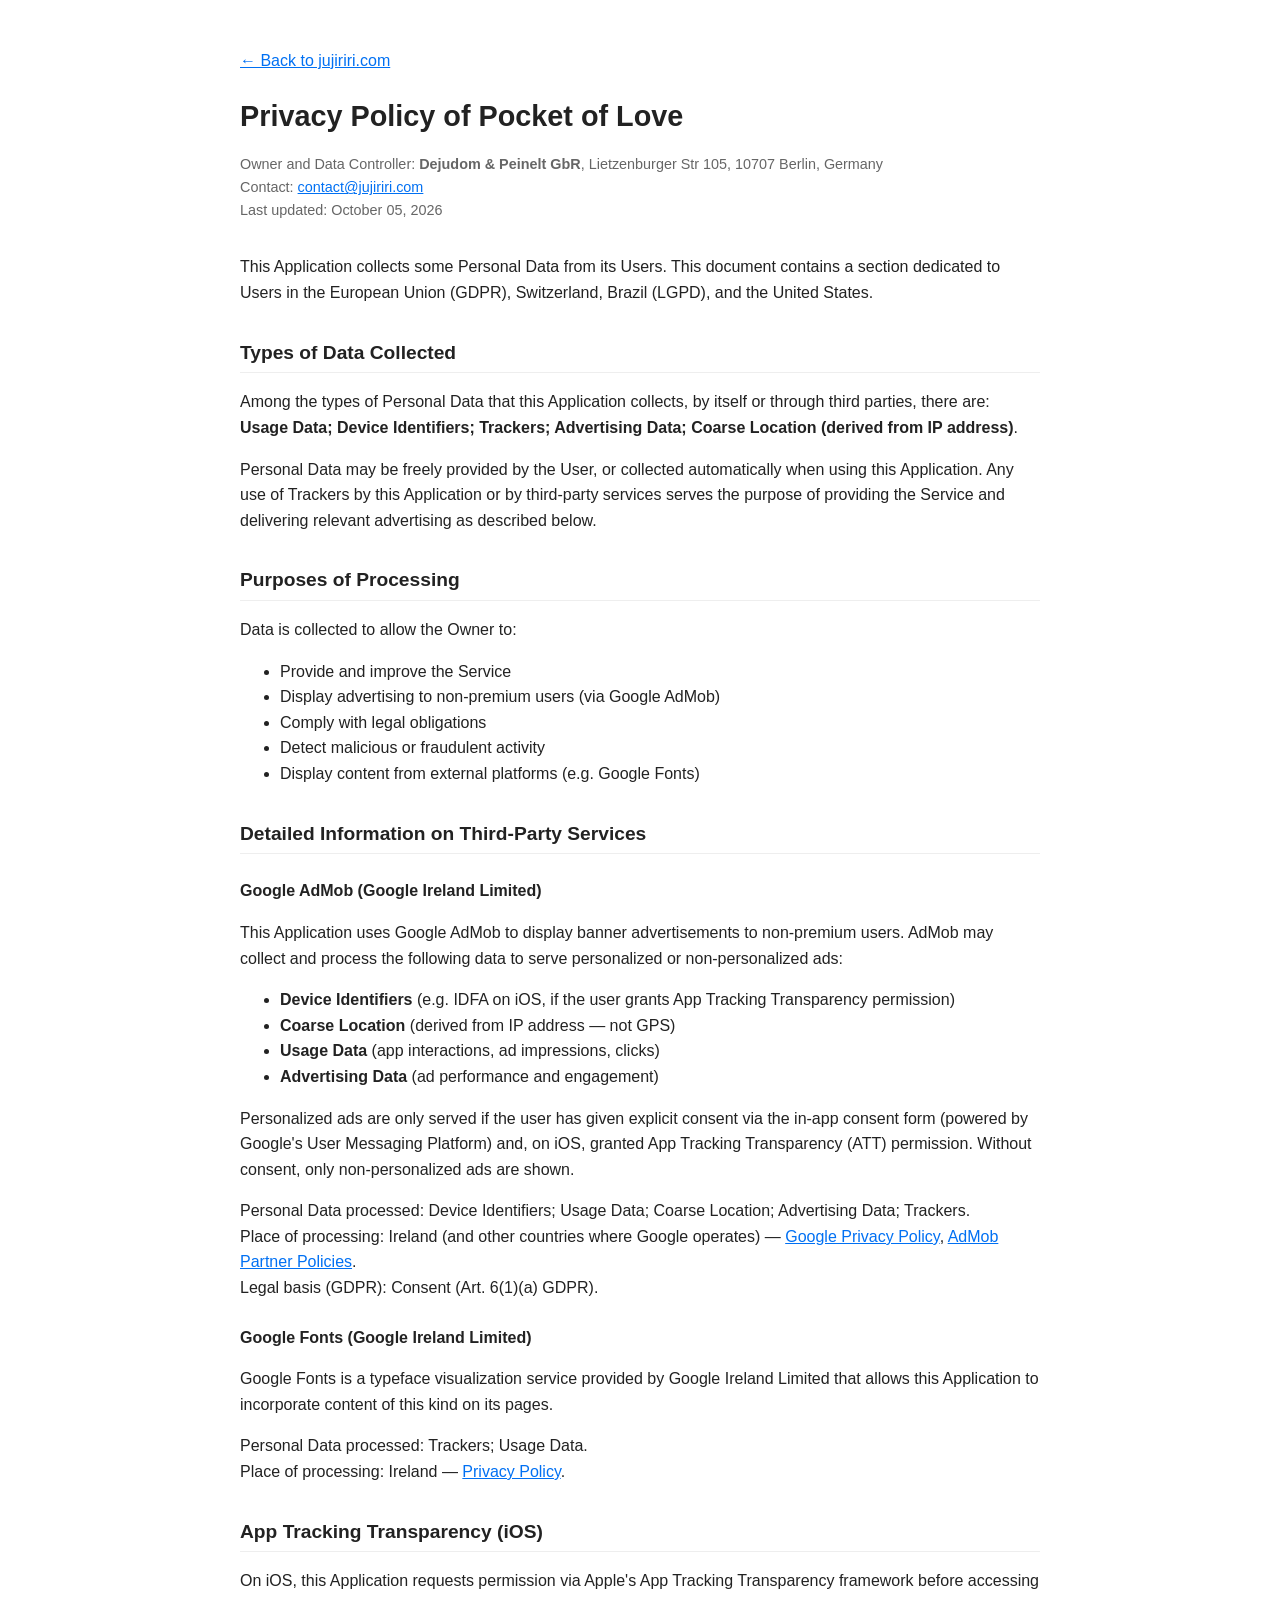
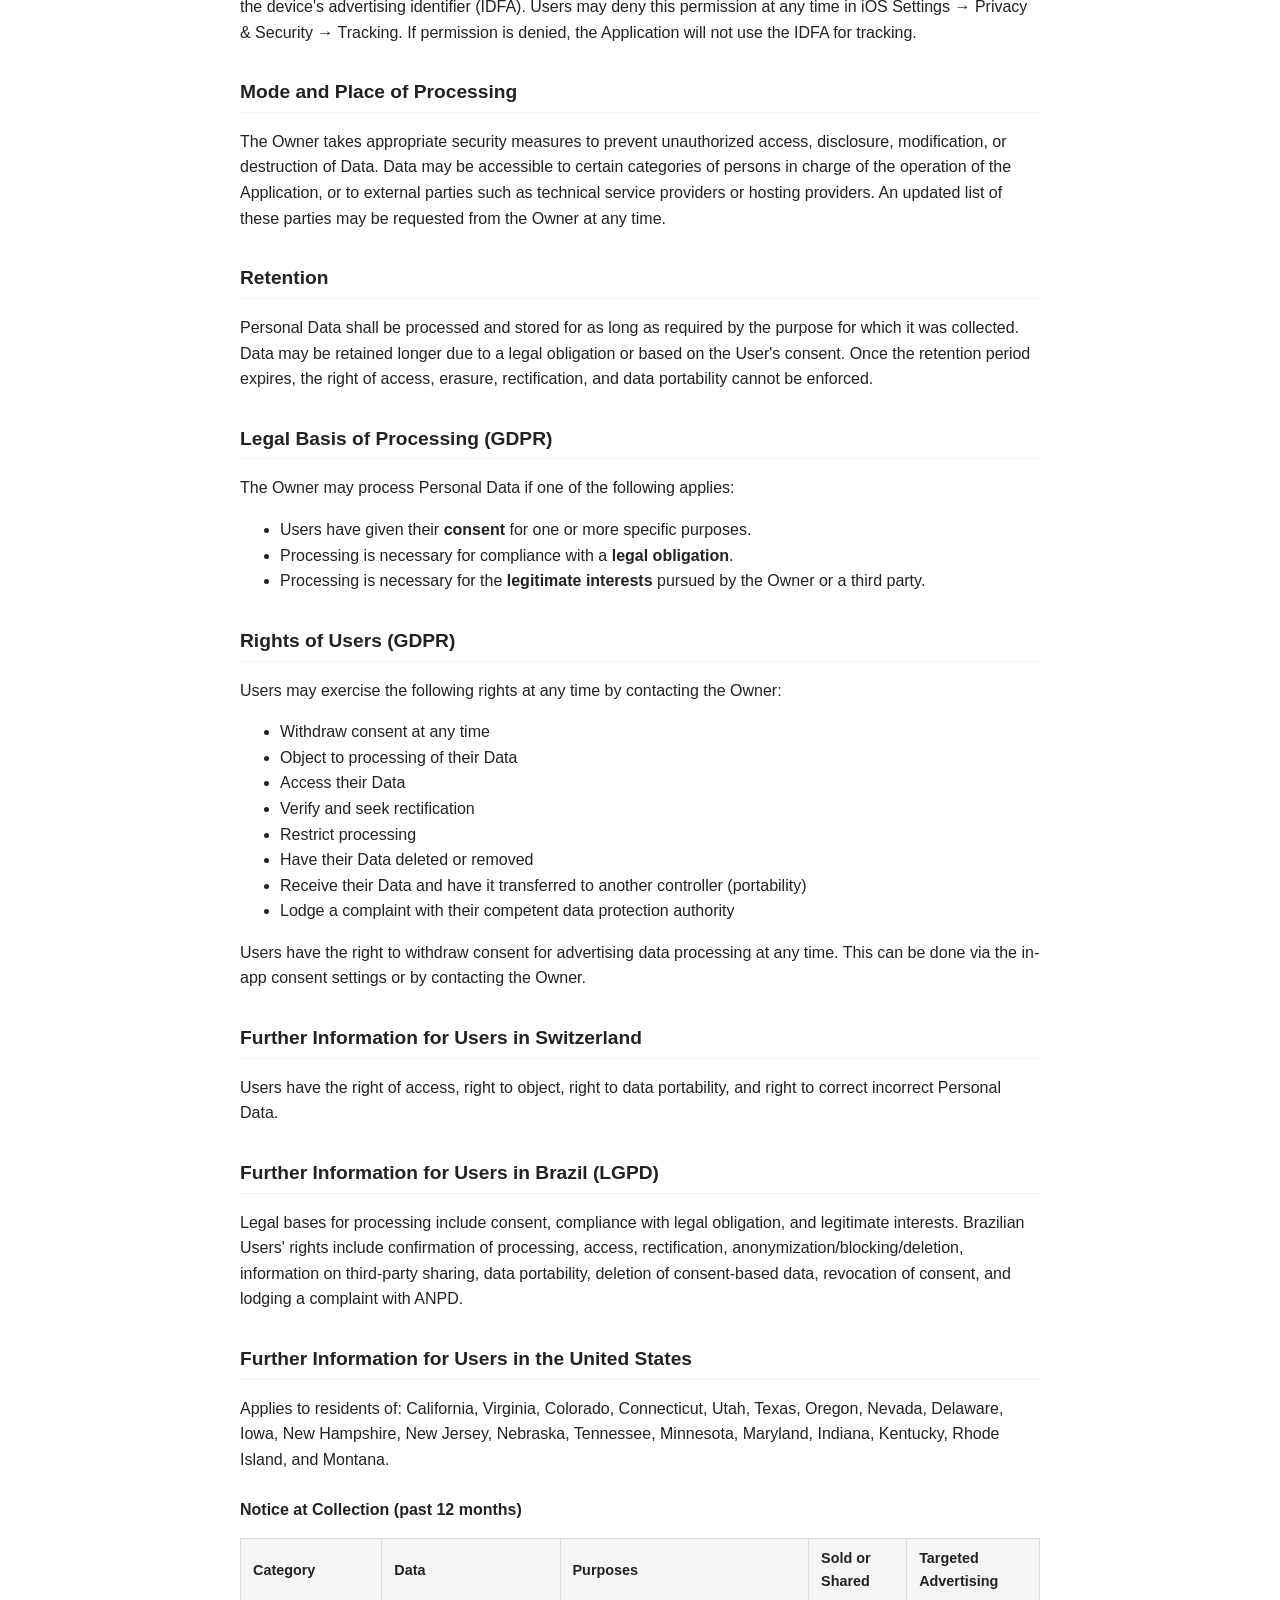
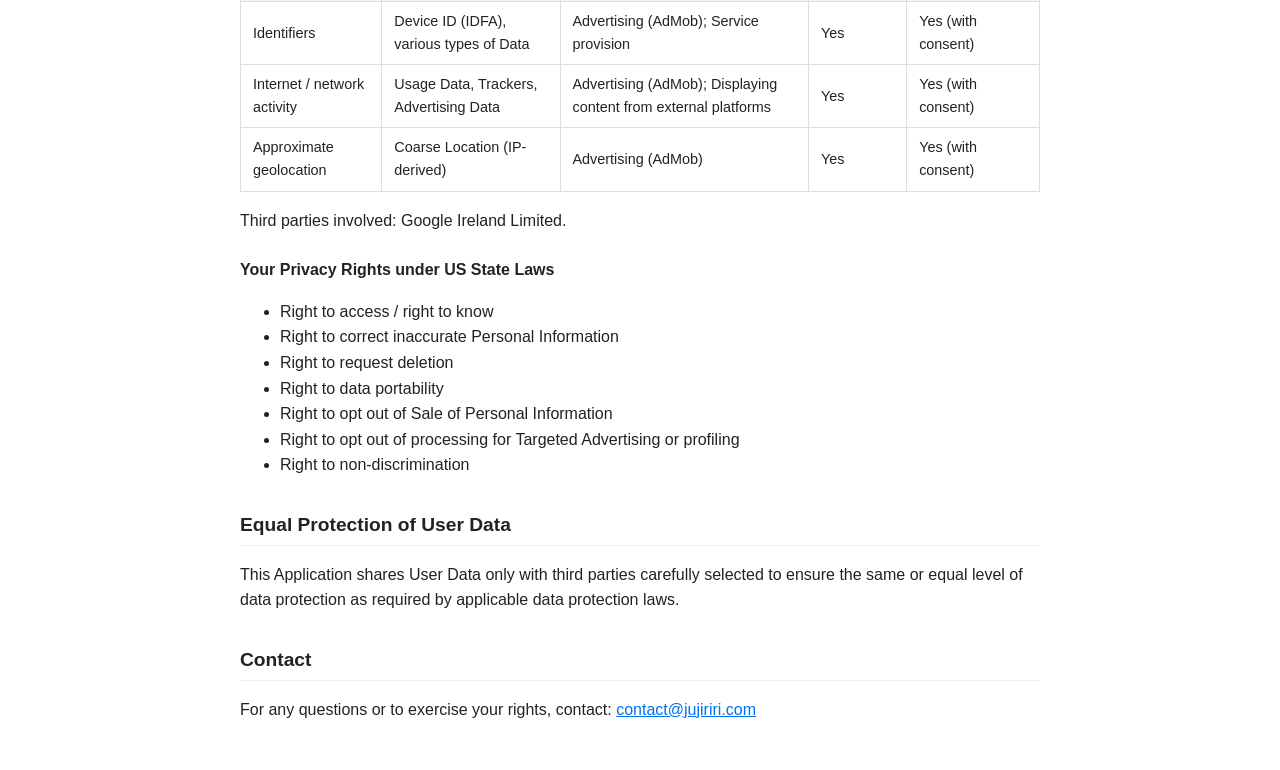
<file: privacy-policy.html>
<!DOCTYPE html>
<html lang="en">
<head>
  <meta charset="UTF-8" />
  <meta name="viewport" content="width=device-width, initial-scale=1.0" />
  <title>Privacy Policy – Pocket of Love</title>
  <style>
    body { font-family: -apple-system, BlinkMacSystemFont, "Segoe UI", sans-serif; max-width: 800px; margin: 0 auto; padding: 2rem 1.5rem; color: #222; line-height: 1.6; }
    h1 { font-size: 1.8rem; margin-bottom: 0.25rem; }
    h2 { font-size: 1.2rem; margin-top: 2rem; border-bottom: 1px solid #eee; padding-bottom: 0.25rem; }
    h3 { font-size: 1rem; margin-top: 1.5rem; }
    table { border-collapse: collapse; width: 100%; margin: 1rem 0; font-size: 0.9rem; }
    th, td { border: 1px solid #ddd; padding: 0.5rem 0.75rem; text-align: left; }
    th { background: #f5f5f5; }
    a { color: #0070f3; }
    .meta { color: #666; font-size: 0.9rem; margin-bottom: 2rem; }
  </style>
</head>
<body>

<p><a href="index.html">← Back to jujiriri.com</a></p>

<h1>Privacy Policy of Pocket of Love</h1>
<p class="meta">
  Owner and Data Controller: <strong>Dejudom &amp; Peinelt GbR</strong>, Lietzenburger Str 105, 10707 Berlin, Germany<br>
  Contact: <a href="mailto:contact@jujiriri.com">contact@jujiriri.com</a><br>
  Last updated: October 05, 2026
</p>

<p>This Application collects some Personal Data from its Users. This document contains a section dedicated to Users in the European Union (GDPR), Switzerland, Brazil (LGPD), and the United States.</p>

<h2>Types of Data Collected</h2>
<p>Among the types of Personal Data that this Application collects, by itself or through third parties, there are: <strong>Usage Data; Device Identifiers; Trackers; Advertising Data; Coarse Location (derived from IP address)</strong>.</p>
<p>Personal Data may be freely provided by the User, or collected automatically when using this Application. Any use of Trackers by this Application or by third-party services serves the purpose of providing the Service and delivering relevant advertising as described below.</p>

<h2>Purposes of Processing</h2>
<p>Data is collected to allow the Owner to:</p>
<ul>
  <li>Provide and improve the Service</li>
  <li>Display advertising to non-premium users (via Google AdMob)</li>
  <li>Comply with legal obligations</li>
  <li>Detect malicious or fraudulent activity</li>
  <li>Display content from external platforms (e.g. Google Fonts)</li>
</ul>

<h2>Detailed Information on Third-Party Services</h2>

<h3>Google AdMob (Google Ireland Limited)</h3>
<p>This Application uses Google AdMob to display banner advertisements to non-premium users. AdMob may collect and process the following data to serve personalized or non-personalized ads:</p>
<ul>
  <li><strong>Device Identifiers</strong> (e.g. IDFA on iOS, if the user grants App Tracking Transparency permission)</li>
  <li><strong>Coarse Location</strong> (derived from IP address — not GPS)</li>
  <li><strong>Usage Data</strong> (app interactions, ad impressions, clicks)</li>
  <li><strong>Advertising Data</strong> (ad performance and engagement)</li>
</ul>
<p>Personalized ads are only served if the user has given explicit consent via the in-app consent form (powered by Google's User Messaging Platform) and, on iOS, granted App Tracking Transparency (ATT) permission. Without consent, only non-personalized ads are shown.</p>
<p>
  Personal Data processed: Device Identifiers; Usage Data; Coarse Location; Advertising Data; Trackers.<br>
  Place of processing: Ireland (and other countries where Google operates) — <a href="https://policies.google.com/privacy" target="_blank" rel="noopener">Google Privacy Policy</a>, <a href="https://support.google.com/admob/answer/6128543" target="_blank" rel="noopener">AdMob Partner Policies</a>.<br>
  Legal basis (GDPR): Consent (Art. 6(1)(a) GDPR).
</p>

<h3>Google Fonts (Google Ireland Limited)</h3>
<p>Google Fonts is a typeface visualization service provided by Google Ireland Limited that allows this Application to incorporate content of this kind on its pages.</p>
<p>
  Personal Data processed: Trackers; Usage Data.<br>
  Place of processing: Ireland — <a href="https://policies.google.com/privacy" target="_blank" rel="noopener">Privacy Policy</a>.
</p>

<h2>App Tracking Transparency (iOS)</h2>
<p>On iOS, this Application requests permission via Apple's App Tracking Transparency framework before accessing the device's advertising identifier (IDFA). Users may deny this permission at any time in iOS Settings → Privacy &amp; Security → Tracking. If permission is denied, the Application will not use the IDFA for tracking.</p>

<h2>Mode and Place of Processing</h2>
<p>The Owner takes appropriate security measures to prevent unauthorized access, disclosure, modification, or destruction of Data. Data may be accessible to certain categories of persons in charge of the operation of the Application, or to external parties such as technical service providers or hosting providers. An updated list of these parties may be requested from the Owner at any time.</p>

<h2>Retention</h2>
<p>Personal Data shall be processed and stored for as long as required by the purpose for which it was collected. Data may be retained longer due to a legal obligation or based on the User's consent. Once the retention period expires, the right of access, erasure, rectification, and data portability cannot be enforced.</p>

<h2>Legal Basis of Processing (GDPR)</h2>
<p>The Owner may process Personal Data if one of the following applies:</p>
<ul>
  <li>Users have given their <strong>consent</strong> for one or more specific purposes.</li>
  <li>Processing is necessary for compliance with a <strong>legal obligation</strong>.</li>
  <li>Processing is necessary for the <strong>legitimate interests</strong> pursued by the Owner or a third party.</li>
</ul>

<h2>Rights of Users (GDPR)</h2>
<p>Users may exercise the following rights at any time by contacting the Owner:</p>
<ul>
  <li>Withdraw consent at any time</li>
  <li>Object to processing of their Data</li>
  <li>Access their Data</li>
  <li>Verify and seek rectification</li>
  <li>Restrict processing</li>
  <li>Have their Data deleted or removed</li>
  <li>Receive their Data and have it transferred to another controller (portability)</li>
  <li>Lodge a complaint with their competent data protection authority</li>
</ul>
<p>Users have the right to withdraw consent for advertising data processing at any time. This can be done via the in-app consent settings or by contacting the Owner.</p>

<h2>Further Information for Users in Switzerland</h2>
<p>Users have the right of access, right to object, right to data portability, and right to correct incorrect Personal Data.</p>

<h2>Further Information for Users in Brazil (LGPD)</h2>
<p>Legal bases for processing include consent, compliance with legal obligation, and legitimate interests. Brazilian Users' rights include confirmation of processing, access, rectification, anonymization/blocking/deletion, information on third-party sharing, data portability, deletion of consent-based data, revocation of consent, and lodging a complaint with ANPD.</p>

<h2>Further Information for Users in the United States</h2>
<p>Applies to residents of: California, Virginia, Colorado, Connecticut, Utah, Texas, Oregon, Nevada, Delaware, Iowa, New Hampshire, New Jersey, Nebraska, Tennessee, Minnesota, Maryland, Indiana, Kentucky, Rhode Island, and Montana.</p>

<h3>Notice at Collection (past 12 months)</h3>
<table>
  <thead>
    <tr><th>Category</th><th>Data</th><th>Purposes</th><th>Sold or Shared</th><th>Targeted Advertising</th></tr>
  </thead>
  <tbody>
    <tr>
      <td>Identifiers</td>
      <td>Device ID (IDFA), various types of Data</td>
      <td>Advertising (AdMob); Service provision</td>
      <td>Yes</td>
      <td>Yes (with consent)</td>
    </tr>
    <tr>
      <td>Internet / network activity</td>
      <td>Usage Data, Trackers, Advertising Data</td>
      <td>Advertising (AdMob); Displaying content from external platforms</td>
      <td>Yes</td>
      <td>Yes (with consent)</td>
    </tr>
    <tr>
      <td>Approximate geolocation</td>
      <td>Coarse Location (IP-derived)</td>
      <td>Advertising (AdMob)</td>
      <td>Yes</td>
      <td>Yes (with consent)</td>
    </tr>
  </tbody>
</table>
<p>Third parties involved: Google Ireland Limited.</p>

<h3>Your Privacy Rights under US State Laws</h3>
<ul>
  <li>Right to access / right to know</li>
  <li>Right to correct inaccurate Personal Information</li>
  <li>Right to request deletion</li>
  <li>Right to data portability</li>
  <li>Right to opt out of Sale of Personal Information</li>
  <li>Right to opt out of processing for Targeted Advertising or profiling</li>
  <li>Right to non-discrimination</li>
</ul>

<h2>Equal Protection of User Data</h2>
<p>This Application shares User Data only with third parties carefully selected to ensure the same or equal level of data protection as required by applicable data protection laws.</p>

<h2>Contact</h2>
<p>For any questions or to exercise your rights, contact: <a href="mailto:contact@jujiriri.com">contact@jujiriri.com</a></p>

</body>
</html>
</file>
